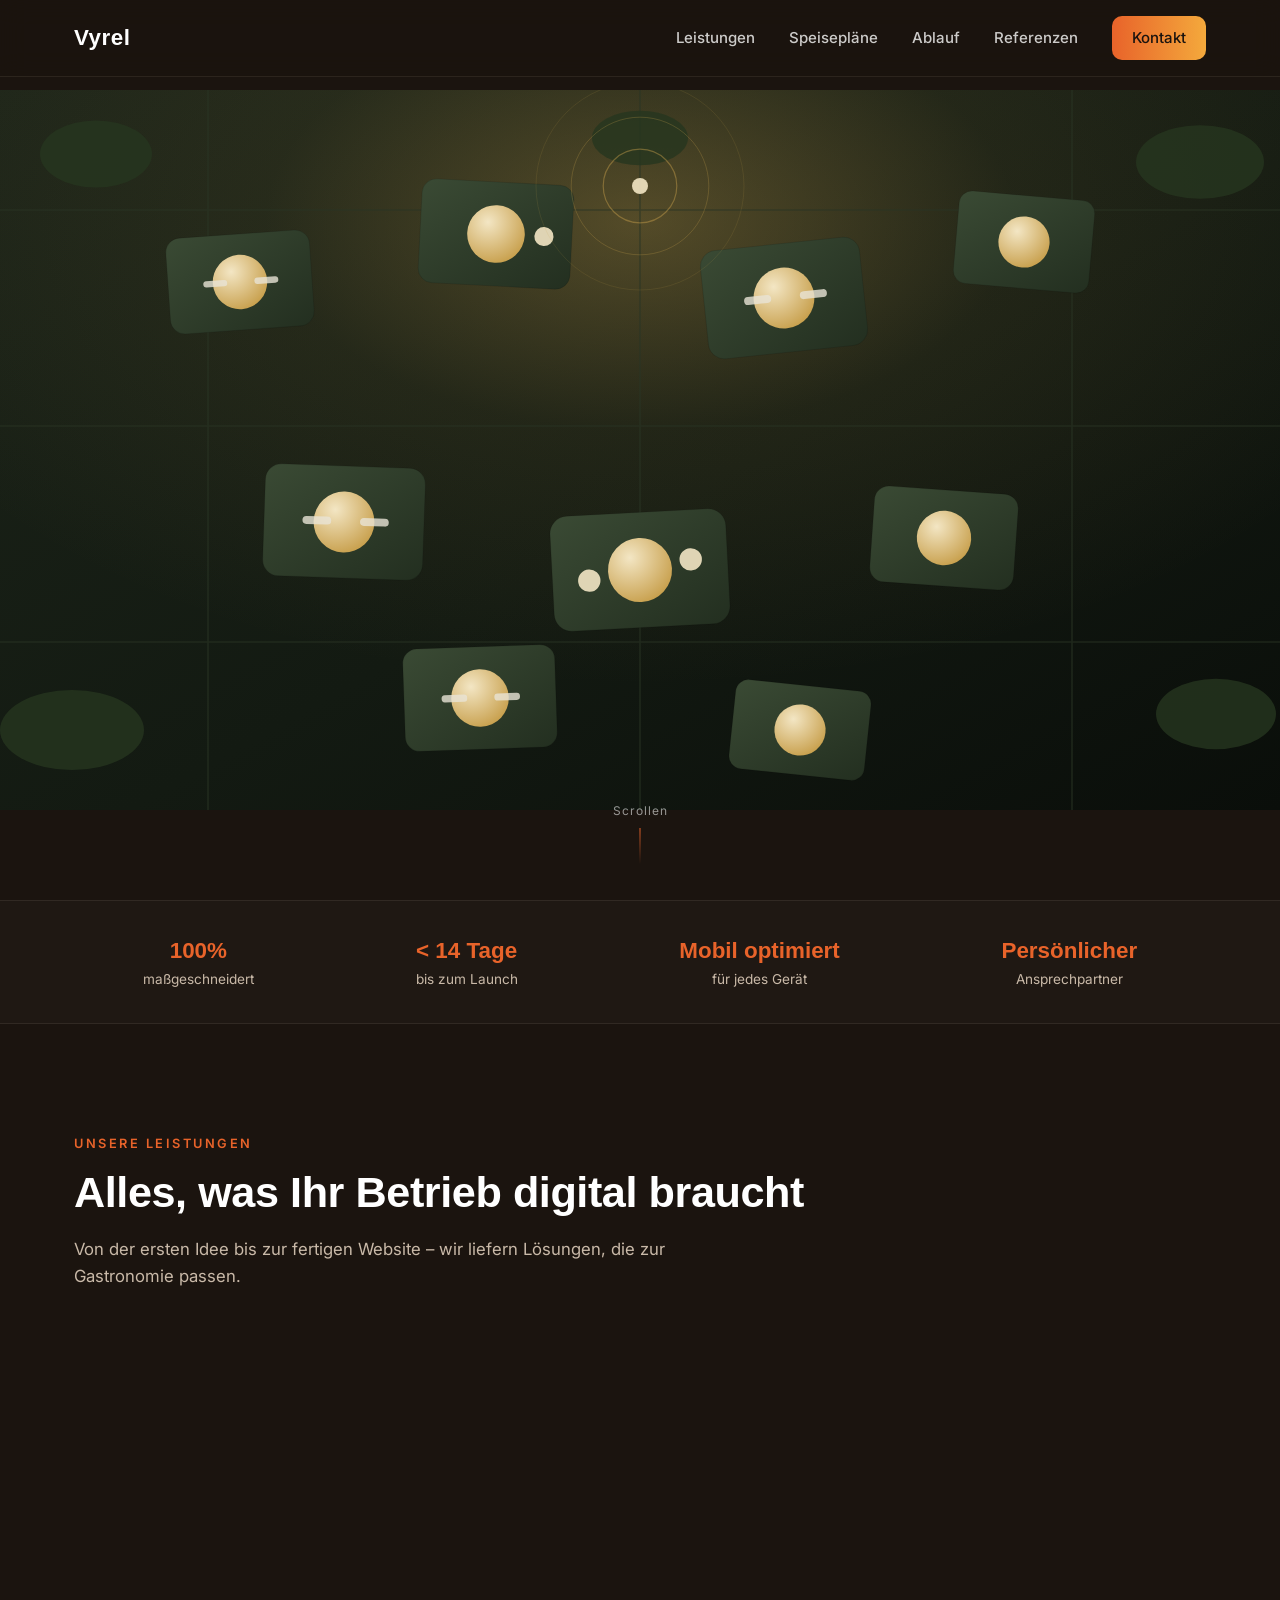
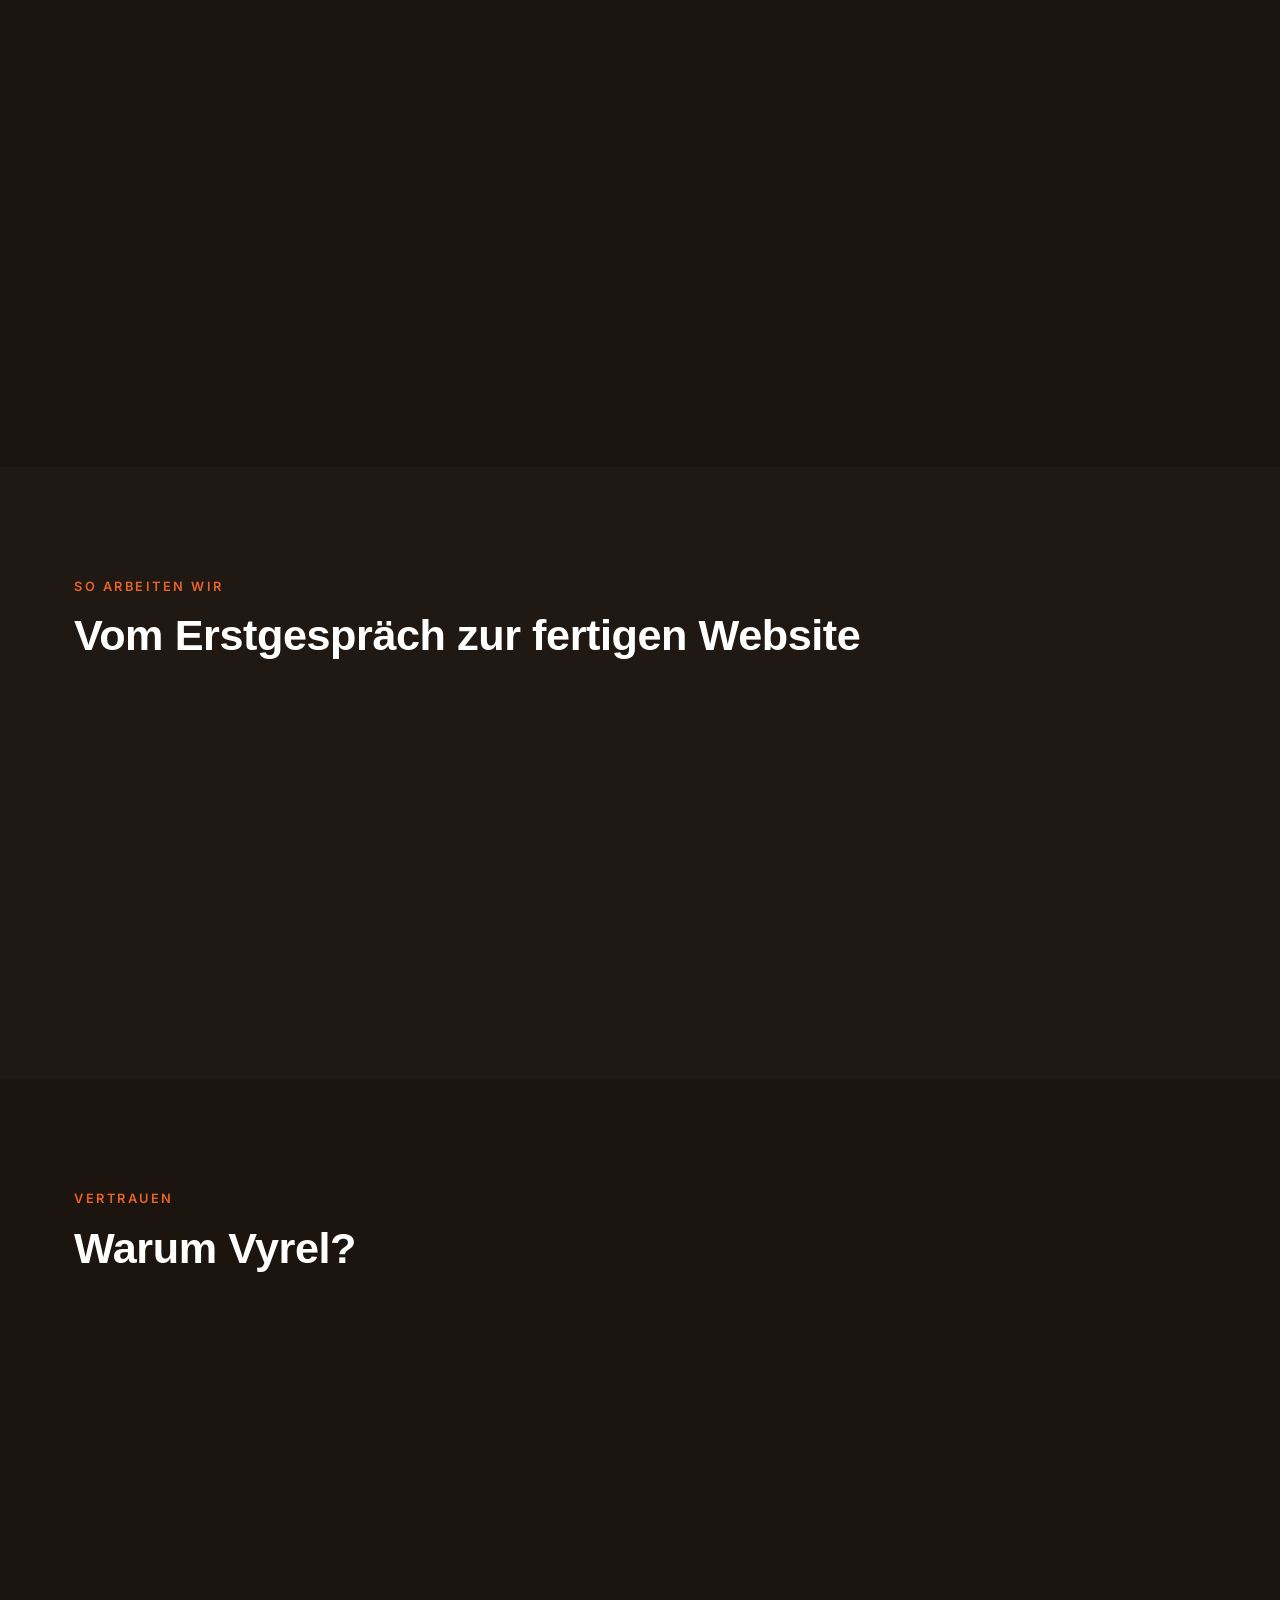
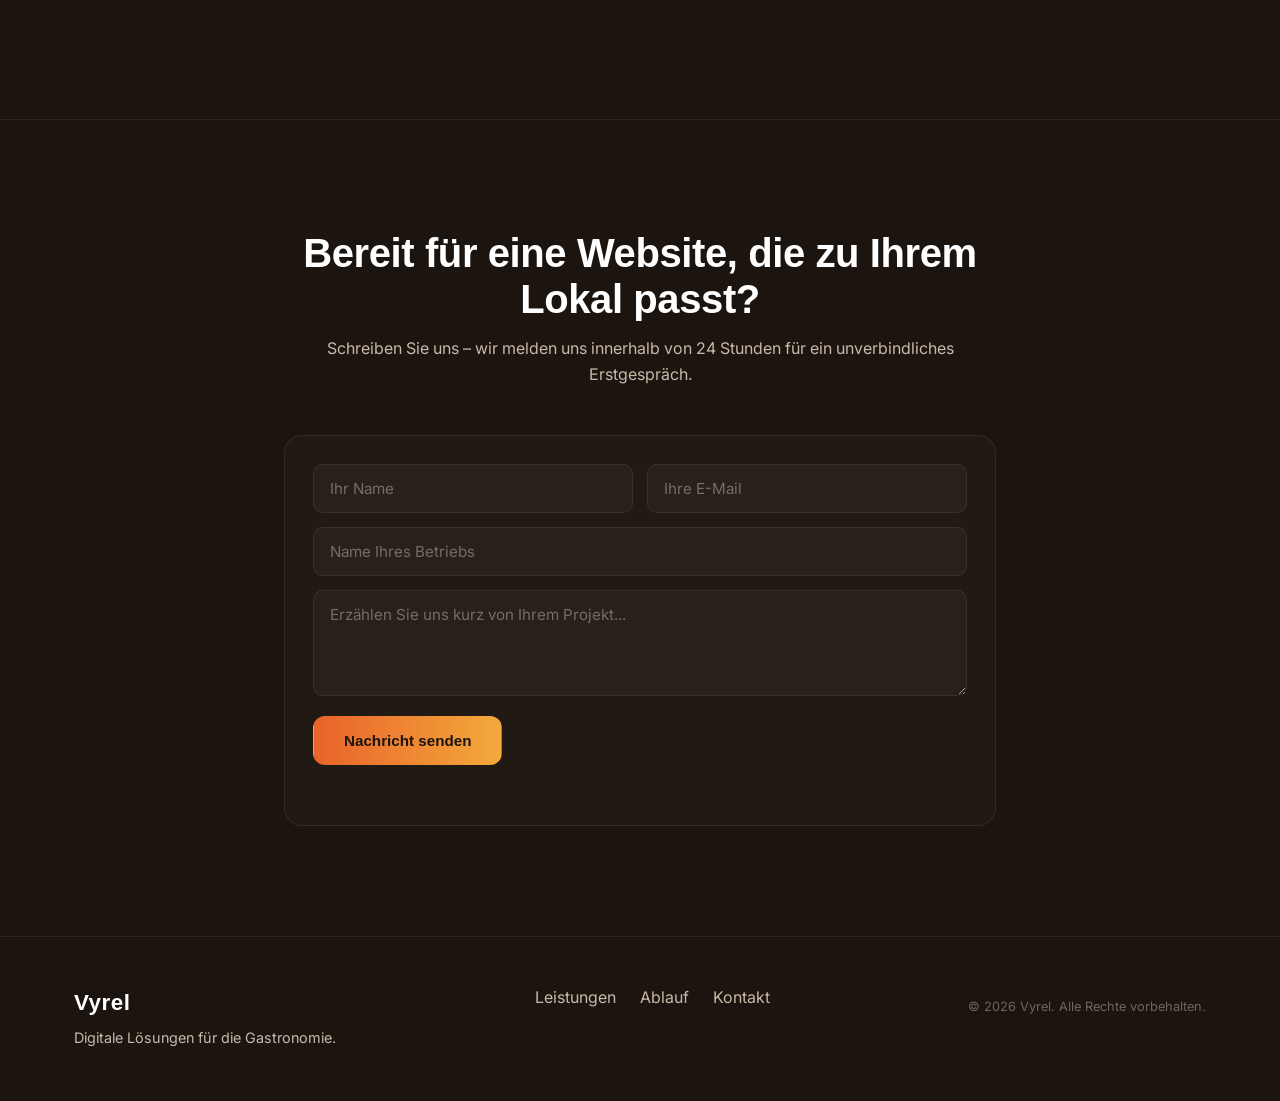
<file: index.html>
<!DOCTYPE html>
<html lang="de">
<head>
<meta charset="UTF-8">
<meta name="viewport" content="width=device-width, initial-scale=1.0">
<title>Vyrel – Digitale Lösungen für Gastronomie</title>
<meta name="description" content="Vyrel entwickelt professionelle Websites und digitale Speisepläne für Restaurants, Cafés und gastronomische Betriebe.">
<link rel="preconnect" href="https://fonts.googleapis.com">
<link href="https://fonts.googleapis.com/css2?family=Playfair+Display:wght@600;700&family=Inter:wght@400;500;600;700&display=swap" rel="stylesheet">
<link rel="stylesheet" href="styles.css">
</head>
<body>

<header class="site-header">
  <div class="container header-inner">
    <a href="#top" class="logo">Vyrel</a>
    <nav class="nav-links">
      <a href="#leistungen">Leistungen</a>
      <a href="#speiseplaene">Speisepläne</a>
      <a href="#ablauf">Ablauf</a>
      <a href="#referenzen">Referenzen</a>
      <a href="#kontakt" class="nav-cta">Kontakt</a>
    </nav>
    <button class="nav-toggle" aria-label="Menü öffnen" id="navToggle">
      <span></span><span></span><span></span>
    </button>
  </div>
</header>

<section class="hero" id="top">
  <img class="hero-img" id="heroImg" src="images/hero-restaurant.svg" alt="KI-generierte Illustration einer Restaurant-Terrasse aus der Vogelperspektive">
  <div class="hero-overlay"></div>
  <div class="container hero-content">
    <p class="eyebrow fade-up">Digitalagentur für Gastronomie</p>
    <h1 class="fade-up" style="--d:0.1s">Ihr Restaurant, <span>aus der Vogelperspektive</span> betrachtet.</h1>
    <p class="hero-sub fade-up" style="--d:0.2s">Vyrel gestaltet Websites und digitale Speisepläne, die Ihr Lokal so präsentieren, wie es Ihre Gäste verdienen – modern, schnell und überall erreichbar.</p>
    <div class="hero-actions fade-up" style="--d:0.3s">
      <a href="#kontakt" class="btn btn-primary">Kostenloses Erstgespräch</a>
      <a href="#leistungen" class="btn btn-ghost">Leistungen ansehen</a>
    </div>
  </div>
  <div class="hero-scroll">
    <span>Scrollen</span>
    <div class="scroll-line"></div>
  </div>
</section>

<section class="trust-bar">
  <div class="container trust-items">
    <div class="trust-item"><strong>100%</strong><span>maßgeschneidert</span></div>
    <div class="trust-item"><strong>&lt; 14 Tage</strong><span>bis zum Launch</span></div>
    <div class="trust-item"><strong>Mobil optimiert</strong><span>für jedes Gerät</span></div>
    <div class="trust-item"><strong>Persönlicher</strong><span>Ansprechpartner</span></div>
  </div>
</section>

<section class="section" id="leistungen">
  <div class="container">
    <p class="section-tag">Unsere Leistungen</p>
    <h2>Alles, was Ihr Betrieb digital braucht</h2>
    <p class="section-lead">Von der ersten Idee bis zur fertigen Website – wir liefern Lösungen, die zur Gastronomie passen.</p>

    <div class="services-grid">
      <article class="service-card reveal">
        <div class="service-img"><img src="images/service-website.svg" alt="KI-generierte Illustration: Restaurant Website Design" loading="lazy"></div>
        <div class="service-body">
          <h3>Websites für Restaurants &amp; Cafés</h3>
          <p>Individuell gestaltete, schnelle und responsive Websites, die Ihre Atmosphäre digital einfangen – inklusive Standort, Öffnungszeiten und Reservierungsmöglichkeit.</p>
        </div>
      </article>

      <article class="service-card reveal">
        <div class="service-img"><img src="images/service-menu.svg" alt="KI-generierte Illustration: Digitale Speisepläne" loading="lazy"></div>
        <div class="service-body">
          <h3>Digitale Speisepläne &amp; Menükarten</h3>
          <p>Übersichtliche, leicht zu aktualisierende Speisepläne – als QR-Code-Menü oder eingebunden auf Ihrer Website. Saisonale Änderungen in wenigen Minuten umgesetzt.</p>
        </div>
      </article>

      <article class="service-card reveal">
        <div class="service-img"><img src="images/service-reservation.svg" alt="KI-generierte Illustration: Online-Reservierung" loading="lazy"></div>
        <div class="service-body">
          <h3>Online-Reservierung</h3>
          <p>Tischreservierungen direkt über Ihre Website – einfach für Gäste, übersichtlich für Sie. Keine verpassten Anrufe mehr.</p>
        </div>
      </article>

      <article class="service-card reveal">
        <div class="service-img"><img src="images/service-drone.svg" alt="KI-generierte Illustration: Drohnenaufnahmen" loading="lazy"></div>
        <div class="service-body">
          <h3>Foto- &amp; Drohnenaufnahmen</h3>
          <p>Hochwertige Aufnahmen Ihres Lokals – auch aus der Luft. So zeigen Sie Ihren Gästen Ambiente, Lage und Außenbereich auf einen Blick.</p>
        </div>
      </article>

      <article class="service-card reveal">
        <div class="service-img"><img src="images/service-seo.svg" alt="KI-generierte Illustration: Lokale Sichtbarkeit (SEO)" loading="lazy"></div>
        <div class="service-body">
          <h3>Lokale Sichtbarkeit (SEO)</h3>
          <p>Damit Sie gefunden werden, wenn Gäste in Ihrer Nähe nach gutem Essen suchen – inklusive Google-Unternehmensprofil-Optimierung.</p>
        </div>
      </article>

      <article class="service-card reveal">
        <div class="service-img"><img src="images/service-maintenance.svg" alt="KI-generierte Illustration: Betreuung und Wartung" loading="lazy"></div>
        <div class="service-body">
          <h3>Betreuung &amp; Wartung</h3>
          <p>Wir halten Ihre Website aktuell, sicher und schnell – auch nach dem Launch sind wir an Ihrer Seite.</p>
        </div>
      </article>
    </div>
  </div>
</section>

<section class="section menu-showcase" id="speiseplaene">
  <div class="container menu-showcase-inner">
    <div class="menu-showcase-text reveal">
      <p class="section-tag">Speisepläne, die Appetit machen</p>
      <h2>Ihr Menü, digital in Szene gesetzt</h2>
      <p class="section-lead">Wie bei einem gedruckten Menü – nur schöner, schneller aktualisierbar und auf jedem Smartphone perfekt lesbar. Wir gestalten Ihre digitale Speisekarte mit hochwertiger Food-Fotografie und klarer Struktur.</p>
      <ul class="menu-points">
        <li>Saisonale Karten in Minuten aktualisiert</li>
        <li>QR-Code-Menü für den Tisch</li>
        <li>Mehrsprachig &amp; barrierearm</li>
      </ul>
      <a href="#kontakt" class="btn btn-primary">Speiseplan anfragen</a>
    </div>
    <div class="menu-showcase-images reveal">
      <img class="menu-img menu-img-1" src="images/menu-preview.svg" alt="KI-generierte Illustration: Speiseplan Vorschau" loading="lazy">
      <img class="menu-img menu-img-2" src="images/dish-closeup.svg" alt="KI-generierte Illustration: Gericht Nahaufnahme" loading="lazy">
    </div>
  </div>
</section>

<section class="section section-alt" id="ablauf">
  <div class="container">
    <p class="section-tag">So arbeiten wir</p>
    <h2>Vom Erstgespräch zur fertigen Website</h2>

    <div class="steps reveal-group">
      <div class="step reveal">
        <span class="step-num">01</span>
        <h3>Kennenlernen</h3>
        <p>Wir besprechen Ihre Wünsche, Ihr Konzept und Ihre Zielgruppe – unverbindlich und kostenlos.</p>
      </div>
      <div class="step reveal">
        <span class="step-num">02</span>
        <h3>Konzept &amp; Design</h3>
        <p>Wir entwerfen ein Design, das zu Ihrem Lokal passt, inklusive Speiseplan-Struktur und Bildmaterial.</p>
      </div>
      <div class="step reveal">
        <span class="step-num">03</span>
        <h3>Umsetzung</h3>
        <p>Wir entwickeln Ihre Website und richten den digitalen Speiseplan ein – Sie erhalten Einblick in den Fortschritt.</p>
      </div>
      <div class="step reveal">
        <span class="step-num">04</span>
        <h3>Launch &amp; Betreuung</h3>
        <p>Ihre Website geht live. Wir bleiben für Updates, Änderungen und Fragen erreichbar.</p>
      </div>
    </div>
  </div>
</section>

<section class="section" id="referenzen">
  <div class="container">
    <p class="section-tag">Vertrauen</p>
    <h2>Warum Vyrel?</h2>
    <div class="why-grid reveal-group">
      <div class="why-item reveal">
        <h3>Spezialisiert auf Gastronomie</h3>
        <p>Wir kennen die Anforderungen von Restaurants, Bistros und Cafés – von Speisekarten bis Bewertungen.</p>
      </div>
      <div class="why-item reveal">
        <h3>Transparente Preise</h3>
        <p>Keine versteckten Kosten. Sie wissen von Anfang an, was Ihre Website kostet.</p>
      </div>
      <div class="why-item reveal">
        <h3>Schnelle Umsetzung</h3>
        <p>In der Regel ist Ihre Website innerhalb von zwei Wochen einsatzbereit.</p>
      </div>
      <div class="why-item reveal">
        <h3>Persönlicher Kontakt</h3>
        <p>Ein fester Ansprechpartner begleitet Sie durch das gesamte Projekt.</p>
      </div>
    </div>
  </div>
</section>

<section class="cta-banner" id="kontakt">
  <div class="container cta-inner">
    <h2>Bereit für eine Website, die zu Ihrem Lokal passt?</h2>
    <p>Schreiben Sie uns – wir melden uns innerhalb von 24 Stunden für ein unverbindliches Erstgespräch.</p>
    <form class="contact-form" id="contactForm">
      <div class="form-row">
        <input type="text" name="name" placeholder="Ihr Name" required>
        <input type="email" name="email" placeholder="Ihre E-Mail" required>
      </div>
      <input type="text" name="restaurant" placeholder="Name Ihres Betriebs">
      <textarea name="message" placeholder="Erzählen Sie uns kurz von Ihrem Projekt..." rows="4"></textarea>
      <button type="submit" class="btn btn-primary">Nachricht senden</button>
      <p class="form-note" id="formNote"></p>
    </form>
  </div>
</section>

<footer class="site-footer">
  <div class="container footer-inner">
    <div class="footer-brand">
      <span class="logo">Vyrel</span>
      <p>Digitale Lösungen für die Gastronomie.</p>
    </div>
    <div class="footer-links">
      <a href="#leistungen">Leistungen</a>
      <a href="#ablauf">Ablauf</a>
      <a href="#kontakt">Kontakt</a>
    </div>
    <p class="footer-copy">© <span id="year"></span> Vyrel. Alle Rechte vorbehalten.</p>
  </div>
</footer>

<script src="script.js"></script>
</body>
</html>
</file>
<file: styles.css>
:root {
  --bg: #1b140f;
  --bg-soft: #241a12;
  --panel: #241b14;
  --panel-soft: #11162600;
  --line: rgba(255,237,217,0.08);
  --ink: #f7efe6;
  --ink-soft: #c9b9a8;
  --accent: #e8632a;
  --accent-2: #f4a93c;
  --radius: 18px;
  font-size: 16px;
}

* { box-sizing: border-box; margin: 0; padding: 0; }

html { scroll-behavior: smooth; }

body {
  font-family: 'Inter', sans-serif;
  color: var(--ink);
  background: var(--bg);
  line-height: 1.6;
  overflow-x: hidden;
}

h1, h2, h3 { font-family: 'Space Grotesk', sans-serif; line-height: 1.15; letter-spacing: -0.01em; }

.container {
  max-width: 1180px;
  margin: 0 auto;
  padding: 0 24px;
}

a { text-decoration: none; color: inherit; }

.grad-text {
  background: linear-gradient(90deg, var(--accent), var(--accent-2));
  -webkit-background-clip: text;
  background-clip: text;
  color: transparent;
}

/* ===== Intro / 3D Earth ===== */
.intro {
  position: fixed;
  inset: 0;
  z-index: 1000;
  background: radial-gradient(ellipse at 50% 30%, #2a1a10 0%, #1b140f 70%);
  display: flex;
  align-items: center;
  justify-content: center;
  overflow: hidden;
  transition: opacity 1s ease, visibility 1s ease;
}

.intro.hidden {
  opacity: 0;
  visibility: hidden;
  pointer-events: none;
}

#earthCanvas {
  position: absolute;
  inset: 0;
  width: 100%;
  height: 100%;
  display: block;
}

.intro-stars {
  position: absolute;
  inset: 0;
  pointer-events: none;
}

.intro-stars span {
  position: absolute;
  width: 2px;
  height: 2px;
  background: #fff;
  border-radius: 50%;
  opacity: 0.6;
  animation: twinkle 3s ease-in-out infinite;
}

@keyframes twinkle {
  0%, 100% { opacity: 0.15; }
  50% { opacity: 0.9; }
}

.intro-content {
  position: relative;
  z-index: 2;
  text-align: center;
  max-width: 720px;
  padding: 0 24px;
  margin-top: 16vh;
  animation: introFade 1.2s ease both;
}

@keyframes introFade {
  from { opacity: 0; transform: translateY(18px); }
  to { opacity: 1; transform: translateY(0); }
}

.intro-eyebrow {
  color: var(--accent);
  font-weight: 600;
  letter-spacing: 3px;
  text-transform: uppercase;
  font-size: 0.78rem;
  margin-bottom: 18px;
}

.intro-content h1 {
  font-size: clamp(1.7rem, 4.4vw, 3rem);
  font-weight: 600;
  margin-bottom: 36px;
  color: #fff;
  text-shadow: 0 0 40px rgba(232,99,42,0.25);
}

.btn-enter {
  display: inline-flex;
  align-items: center;
  gap: 10px;
}

/* ===== Buttons ===== */
.btn {
  display: inline-flex;
  align-items: center;
  gap: 8px;
  padding: 15px 30px;
  border-radius: 12px;
  font-weight: 600;
  font-size: 0.95rem;
  transition: all 0.3s cubic-bezier(.4,0,.2,1);
  cursor: pointer;
  border: 1px solid transparent;
}

.btn-primary {
  background: linear-gradient(90deg, var(--accent), var(--accent-2));
  color: #1b140f;
  box-shadow: 0 0 0 rgba(232,99,42,0);
}

.btn-primary:hover {
  transform: translateY(-2px);
  box-shadow: 0 12px 40px rgba(232,99,42,0.35);
}

.btn-ghost {
  border-color: rgba(255,255,255,0.18);
  color: #fff;
  background: rgba(255,255,255,0.02);
}

.btn-ghost:hover {
  border-color: var(--accent);
  color: var(--accent);
  transform: translateY(-2px);
}

/* ===== Main Site ===== */
.site {
  position: relative;
  opacity: 0;
  transition: opacity 0.9s ease;
}

.site.visible { opacity: 1; }

.bg-glow {
  position: fixed;
  width: 60vw;
  height: 60vw;
  max-width: 800px;
  max-height: 800px;
  border-radius: 50%;
  filter: blur(120px);
  opacity: 0.18;
  z-index: 0;
  pointer-events: none;
  will-change: transform;
}

.bg-glow-1 { background: var(--accent); top: -10%; right: -10%; }
.bg-glow-2 { background: var(--accent-2); bottom: 10%; left: -15%; }

.bg-grid {
  position: fixed;
  inset: 0;
  z-index: 0;
  background-image:
    linear-gradient(rgba(255,255,255,0.025) 1px, transparent 1px),
    linear-gradient(90deg, rgba(255,255,255,0.025) 1px, transparent 1px);
  background-size: 48px 48px;
  pointer-events: none;
  mask-image: radial-gradient(ellipse 80% 60% at 50% 0%, #000 30%, transparent 80%);
}

/* Header */
.site-header {
  position: fixed;
  top: 0; left: 0; right: 0;
  z-index: 100;
  background: rgba(27,20,15,0.72);
  backdrop-filter: blur(14px);
  border-bottom: 1px solid var(--line);
  transition: background 0.3s ease;
}

.header-inner {
  display: flex;
  align-items: center;
  justify-content: space-between;
  height: 76px;
}

.logo {
  font-family: 'Space Grotesk', sans-serif;
  font-size: 1.4rem;
  font-weight: 700;
  color: #fff;
  letter-spacing: 0.5px;
}

.logo .dot { color: var(--accent); }

.nav-links {
  display: flex;
  align-items: center;
  gap: 34px;
}

.nav-links a {
  color: rgba(255,255,255,0.78);
  font-size: 0.94rem;
  font-weight: 500;
  transition: color 0.2s;
  position: relative;
}

.nav-links a:not(.nav-cta)::after {
  content: "";
  position: absolute;
  left: 0; right: 0; bottom: -8px;
  height: 2px;
  background: var(--accent);
  transform: scaleX(0);
  transition: transform 0.25s ease;
}

.nav-links a:not(.nav-cta):hover::after { transform: scaleX(1); }
.nav-links a:hover { color: #fff; }

.nav-cta {
  background: linear-gradient(90deg, var(--accent), var(--accent-2));
  color: #1b140f !important;
  padding: 10px 20px;
  border-radius: 10px;
  font-weight: 600;
  transition: transform 0.25s ease, box-shadow 0.25s ease;
}

.nav-cta:hover { transform: translateY(-1px); box-shadow: 0 8px 24px rgba(232,99,42,0.3); }

.nav-toggle {
  display: none;
  flex-direction: column;
  gap: 5px;
  background: none;
  border: none;
  cursor: pointer;
  padding: 8px;
}

.nav-toggle span {
  width: 24px; height: 2px;
  background: #fff;
  border-radius: 2px;
}

/* Hero */
.hero {
  position: relative;
  min-height: 100vh;
  display: flex;
  align-items: center;
  overflow: hidden;
  z-index: 1;
}

.hero-content {
  position: relative;
  z-index: 2;
  color: #fff;
  max-width: 800px;
  padding-top: 76px;
}

.eyebrow {
  color: var(--accent);
  font-weight: 600;
  letter-spacing: 2.5px;
  text-transform: uppercase;
  font-size: 0.8rem;
  margin-bottom: 20px;
}

.hero h1 {
  font-size: clamp(2.4rem, 5.4vw, 4.2rem);
  font-weight: 600;
  margin-bottom: 24px;
}

.hero-sub {
  font-size: 1.15rem;
  color: var(--ink-soft);
  max-width: 600px;
  margin-bottom: 38px;
}

.hero-actions {
  display: flex;
  gap: 16px;
  flex-wrap: wrap;
}

.hero-scroll {
  position: absolute;
  bottom: 36px;
  left: 50%;
  transform: translateX(-50%);
  z-index: 2;
  display: flex;
  flex-direction: column;
  align-items: center;
  gap: 8px;
  color: rgba(255,255,255,0.55);
  font-size: 0.75rem;
  letter-spacing: 1px;
}

.scroll-line {
  width: 1px;
  height: 36px;
  background: linear-gradient(180deg, var(--accent), transparent);
  animation: scrollPulse 2s ease-in-out infinite;
}

@keyframes scrollPulse {
  0%, 100% { opacity: 0.3; }
  50% { opacity: 1; }
}

/* Trust bar */
.trust-bar {
  position: relative;
  z-index: 1;
  border-top: 1px solid var(--line);
  border-bottom: 1px solid var(--line);
  padding: 32px 0;
  background: rgba(255,255,255,0.015);
}

.trust-items {
  display: flex;
  justify-content: space-around;
  flex-wrap: wrap;
  gap: 24px;
  text-align: center;
}

.trust-item {
  display: flex;
  flex-direction: column;
  color: #fff;
}

.trust-item strong {
  font-family: 'Space Grotesk', sans-serif;
  color: var(--accent);
  font-size: 1.4rem;
}

.trust-item span {
  font-size: 0.85rem;
  color: var(--ink-soft);
}

/* Sections */
.section { position: relative; z-index: 1; padding: 110px 0; }
.section-alt { background: rgba(255,255,255,0.015); }

.section-tag {
  color: var(--accent);
  font-weight: 600;
  letter-spacing: 2.5px;
  text-transform: uppercase;
  font-size: 0.8rem;
  margin-bottom: 14px;
}

.section h2 {
  font-size: clamp(1.9rem, 3.6vw, 2.7rem);
  margin-bottom: 18px;
  color: #fff;
}

.section-lead {
  color: var(--ink-soft);
  max-width: 600px;
  font-size: 1.05rem;
  margin-bottom: 52px;
}

/* Service cards */
.services-grid {
  display: grid;
  grid-template-columns: repeat(4, 1fr);
  gap: 24px;
}

.service-card {
  background: linear-gradient(160deg, rgba(255,255,255,0.04), rgba(255,255,255,0.01));
  border: 1px solid var(--line);
  border-radius: var(--radius);
  padding: 32px 26px;
  transition: transform 0.35s cubic-bezier(.4,0,.2,1), box-shadow 0.35s ease, border-color 0.35s ease;
  cursor: pointer;
}

.service-card:hover {
  transform: translateY(-8px);
  border-color: rgba(232,99,42,0.4);
  box-shadow: 0 24px 48px rgba(0,0,0,0.4), 0 0 40px rgba(232,99,42,0.15);
}

.service-icon {
  width: 52px;
  height: 52px;
  border-radius: 14px;
  background: linear-gradient(135deg, rgba(232,99,42,0.15), rgba(244,169,60,0.15));
  display: flex;
  align-items: center;
  justify-content: center;
  color: var(--accent);
  margin-bottom: 20px;
  transition: transform 0.35s ease;
}

.service-card:hover .service-icon { transform: scale(1.1) rotate(-4deg); }

.service-icon svg { width: 26px; height: 26px; }

.service-card h3 { font-size: 1.12rem; margin-bottom: 10px; color: #fff; }
.service-card p { color: var(--ink-soft); font-size: 0.92rem; }

/* About */
.about-inner {
  display: grid;
  grid-template-columns: 0.85fr 1.15fr;
  gap: 64px;
  align-items: center;
}

.about-visual {
  position: relative;
  height: 380px;
}

.about-orb {
  position: absolute;
  inset: 10%;
  border-radius: 50%;
  background: radial-gradient(circle at 35% 30%, rgba(232,99,42,0.4), rgba(244,169,60,0.15) 60%, transparent 80%);
  filter: blur(2px);
  animation: orbFloat 7s ease-in-out infinite;
}

@keyframes orbFloat {
  0%, 100% { transform: translateY(0) scale(1); }
  50% { transform: translateY(-16px) scale(1.03); }
}

.about-card {
  position: absolute;
  bottom: 8%;
  right: 4%;
  background: rgba(10,14,22,0.85);
  border: 1px solid var(--line);
  border-radius: 16px;
  padding: 20px 26px;
  backdrop-filter: blur(10px);
  display: flex;
  flex-direction: column;
  box-shadow: 0 20px 40px rgba(0,0,0,0.4);
}

.about-card-num {
  font-family: 'Space Grotesk', sans-serif;
  font-size: 2rem;
  font-weight: 700;
  color: var(--accent);
}

.about-card-label {
  font-size: 0.8rem;
  color: var(--ink-soft);
}

.check-list {
  list-style: none;
  display: flex;
  flex-direction: column;
  gap: 12px;
  margin-top: 24px;
}

.check-list li {
  padding-left: 30px;
  position: relative;
  color: var(--ink-soft);
}

.check-list li::before {
  content: "";
  position: absolute;
  left: 0;
  top: 6px;
  width: 16px;
  height: 16px;
  border-radius: 50%;
  background: linear-gradient(135deg, var(--accent), var(--accent-2));
}

.check-list li::after {
  content: "✓";
  position: absolute;
  left: 3px;
  top: 4px;
  font-size: 0.65rem;
  color: #1b140f;
  font-weight: 700;
}

/* Why grid */
.why-grid {
  display: grid;
  grid-template-columns: repeat(3, 1fr);
  gap: 28px;
  margin-top: 16px;
}

.why-item {
  background: rgba(255,255,255,0.025);
  border: 1px solid var(--line);
  border-radius: var(--radius);
  padding: 28px 24px;
  transition: transform 0.3s ease, border-color 0.3s ease;
}

.why-item:hover {
  transform: translateY(-4px);
  border-color: rgba(232,99,42,0.35);
}

.why-check {
  display: inline-flex;
  align-items: center;
  justify-content: center;
  width: 34px;
  height: 34px;
  border-radius: 50%;
  background: linear-gradient(135deg, rgba(232,99,42,0.18), rgba(244,169,60,0.18));
  color: var(--accent);
  font-weight: 700;
  margin-bottom: 14px;
}

.why-item h3 { font-size: 1.08rem; margin-bottom: 8px; color: #fff; }
.why-item p { color: var(--ink-soft); font-size: 0.92rem; }

/* Portfolio */
.portfolio-grid {
  display: grid;
  grid-template-columns: repeat(4, 1fr);
  gap: 24px;
}

.portfolio-card {
  border-radius: var(--radius);
  overflow: hidden;
  border: 1px solid var(--line);
  background: rgba(255,255,255,0.02);
  transition: transform 0.4s cubic-bezier(.4,0,.2,1), box-shadow 0.4s ease;
}

.portfolio-card:hover {
  transform: translateY(-6px) scale(1.015);
  box-shadow: 0 24px 50px rgba(0,0,0,0.45), 0 0 30px rgba(232,99,42,0.12);
}

.portfolio-img { overflow: hidden; aspect-ratio: 4/3; }

.portfolio-img img {
  width: 100%; height: 100%;
  object-fit: cover;
  transition: transform 0.6s ease;
}

.portfolio-card:hover .portfolio-img img { transform: scale(1.1); }

.portfolio-body { padding: 18px 20px 22px; }

.portfolio-tag {
  color: var(--accent);
  font-size: 0.72rem;
  letter-spacing: 1.5px;
  text-transform: uppercase;
  font-weight: 600;
}

.portfolio-card h3 { font-size: 1.02rem; margin-top: 6px; color: #fff; }

/* Scroll reveal */
.reveal {
  opacity: 0;
  transform: translateY(30px);
  transition: opacity 0.8s cubic-bezier(.2,.6,.2,1), transform 0.8s cubic-bezier(.2,.6,.2,1);
  transition-delay: var(--d, 0s);
}

.reveal.in-view {
  opacity: 1;
  transform: translateY(0);
}

/* CTA banner */
.cta-banner {
  position: relative;
  z-index: 1;
  padding: 110px 0;
  border-top: 1px solid var(--line);
}

.cta-inner { max-width: 760px; margin: 0 auto; text-align: center; }

.cta-banner h2 { font-size: clamp(1.9rem, 3.6vw, 2.5rem); margin-bottom: 14px; color: #fff; }
.cta-banner > .cta-inner > p { color: var(--ink-soft); margin-bottom: 48px; }

.contact-grid {
  display: grid;
  grid-template-columns: 1.4fr 1fr;
  gap: 32px;
  text-align: left;
}

.contact-form {
  display: flex;
  flex-direction: column;
  gap: 14px;
  background: rgba(255,255,255,0.025);
  border: 1px solid var(--line);
  border-radius: var(--radius);
  padding: 28px;
}

.form-row { display: flex; gap: 14px; }

.contact-form input,
.contact-form textarea {
  width: 100%;
  padding: 14px 16px;
  border-radius: 10px;
  border: 1px solid var(--line);
  background: rgba(255,255,255,0.03);
  color: #fff;
  font-family: inherit;
  font-size: 0.95rem;
  transition: border-color 0.25s ease;
}

.contact-form input::placeholder,
.contact-form textarea::placeholder { color: rgba(255,255,255,0.35); }

.contact-form input:focus,
.contact-form textarea:focus {
  outline: none;
  border-color: var(--accent);
}

.contact-form button { align-self: flex-start; margin-top: 6px; }

.form-note {
  font-size: 0.9rem;
  color: var(--accent);
  min-height: 1.2em;
}

.contact-side {
  display: flex;
  flex-direction: column;
  gap: 14px;
}

.contact-link {
  display: flex;
  align-items: center;
  gap: 12px;
  padding: 18px 20px;
  border-radius: var(--radius);
  background: rgba(255,255,255,0.025);
  border: 1px solid var(--line);
  color: #fff;
  font-weight: 500;
  transition: transform 0.25s ease, border-color 0.25s ease;
}

.contact-link:hover {
  transform: translateX(4px);
  border-color: rgba(232,99,42,0.4);
  color: var(--accent);
}

/* Footer */
.site-footer {
  position: relative;
  z-index: 1;
  padding: 48px 0 28px;
  border-top: 1px solid var(--line);
}

.footer-inner {
  display: flex;
  justify-content: space-between;
  flex-wrap: wrap;
  gap: 24px;
  align-items: flex-start;
  padding-bottom: 24px;
}

.footer-brand p { margin-top: 6px; font-size: 0.9rem; color: var(--ink-soft); }

.footer-links { display: flex; gap: 24px; color: var(--ink-soft); }
.footer-links a:hover { color: var(--accent); }

.footer-social { display: flex; gap: 14px; }
.footer-social a {
  width: 36px; height: 36px;
  border-radius: 50%;
  border: 1px solid var(--line);
  display: flex; align-items: center; justify-content: center;
  font-size: 0.75rem;
  color: var(--ink-soft);
  transition: border-color 0.25s ease, color 0.25s ease;
}
.footer-social a:hover { border-color: var(--accent); color: var(--accent); }

.footer-copy {
  text-align: center;
  font-size: 0.8rem;
  margin-top: 12px;
  color: rgba(255,255,255,0.35);
}

/* Responsive */
@media (max-width: 980px) {
  .services-grid { grid-template-columns: repeat(2, 1fr); }
  .portfolio-grid { grid-template-columns: repeat(2, 1fr); }
  .why-grid { grid-template-columns: repeat(2, 1fr); }
  .about-inner { grid-template-columns: 1fr; }
  .about-visual { height: 280px; }
  .contact-grid { grid-template-columns: 1fr; }
}

@media (max-width: 720px) {
  .nav-links {
    position: absolute;
    top: 76px; left: 0; right: 0;
    background: rgba(27,20,15,0.97);
    flex-direction: column;
    align-items: flex-start;
    padding: 24px;
    gap: 18px;
    display: none;
    border-bottom: 1px solid var(--line);
  }
  .nav-links.open { display: flex; }
  .nav-toggle { display: flex; }
  .services-grid { grid-template-columns: 1fr; }
  .portfolio-grid { grid-template-columns: 1fr; }
  .why-grid { grid-template-columns: 1fr; }
  .form-row { flex-direction: column; }
  .intro-content h1 { font-size: 1.6rem; }
}
</file>
